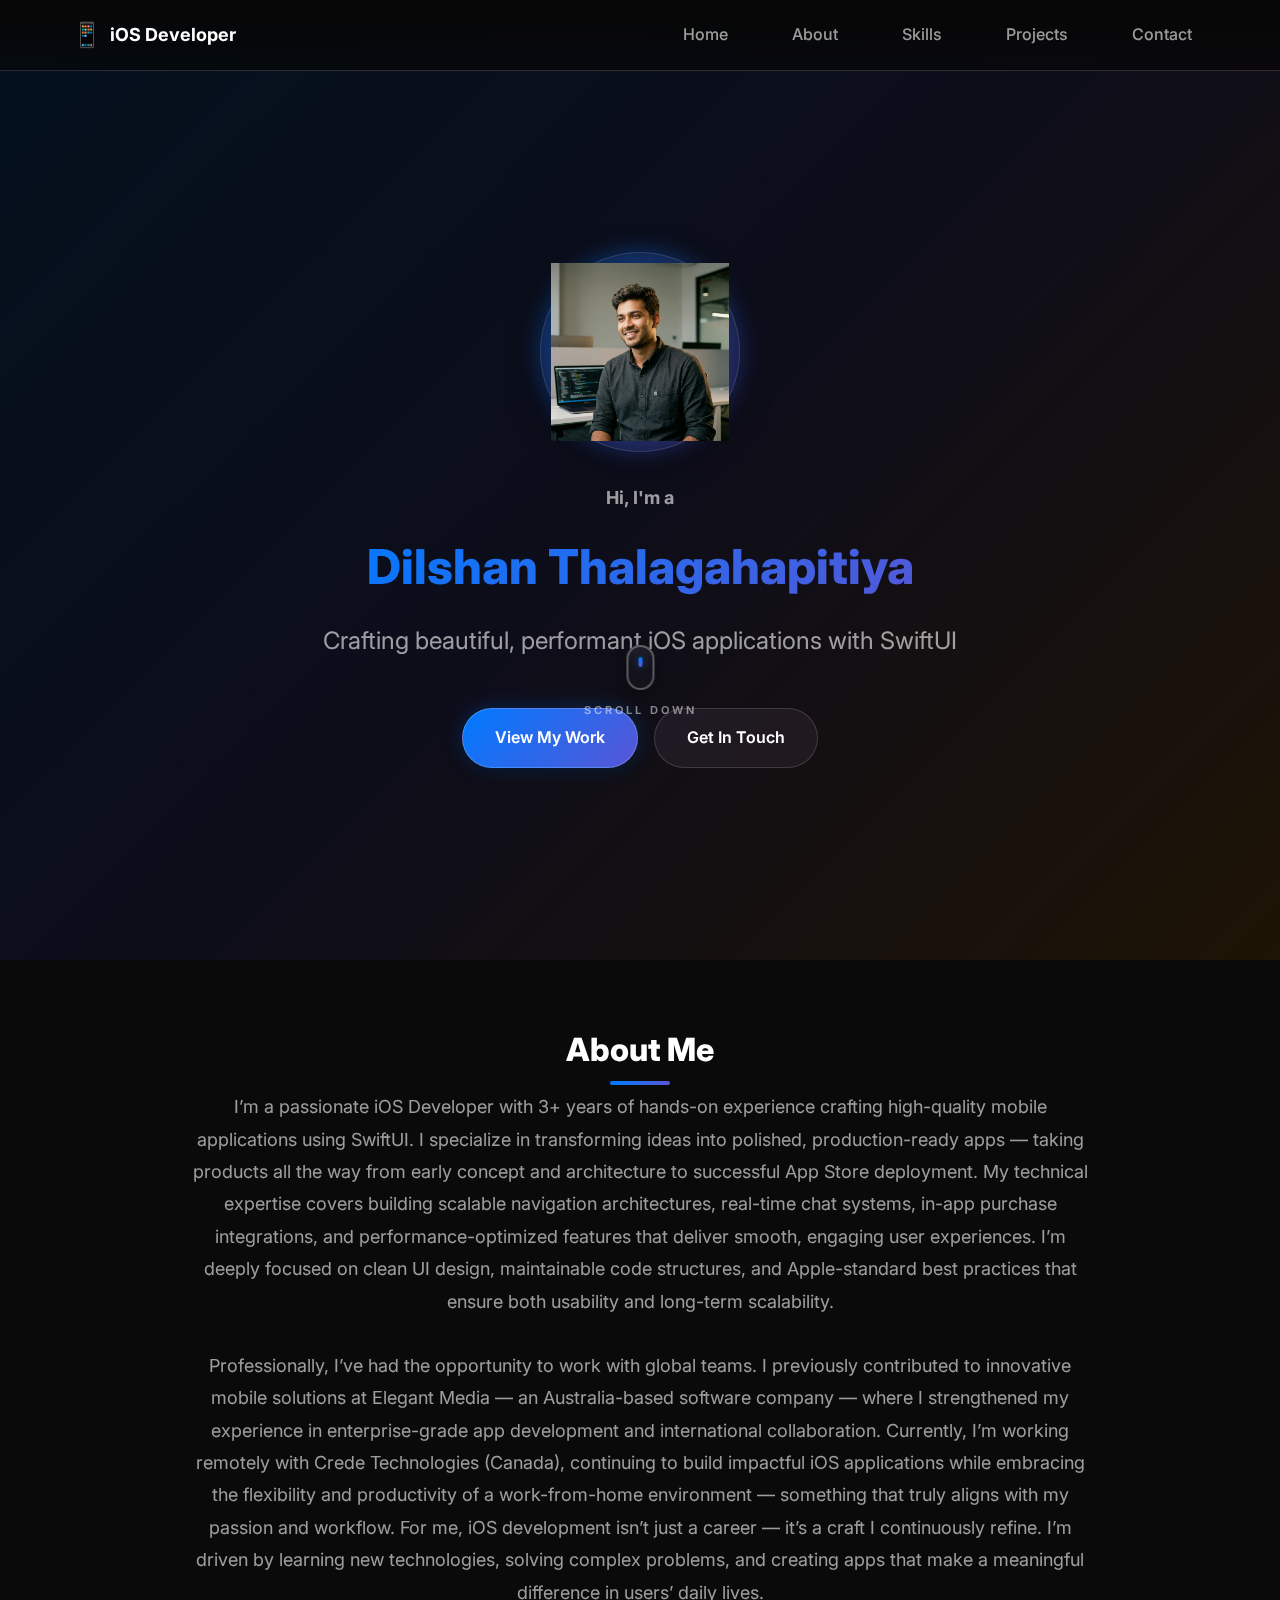
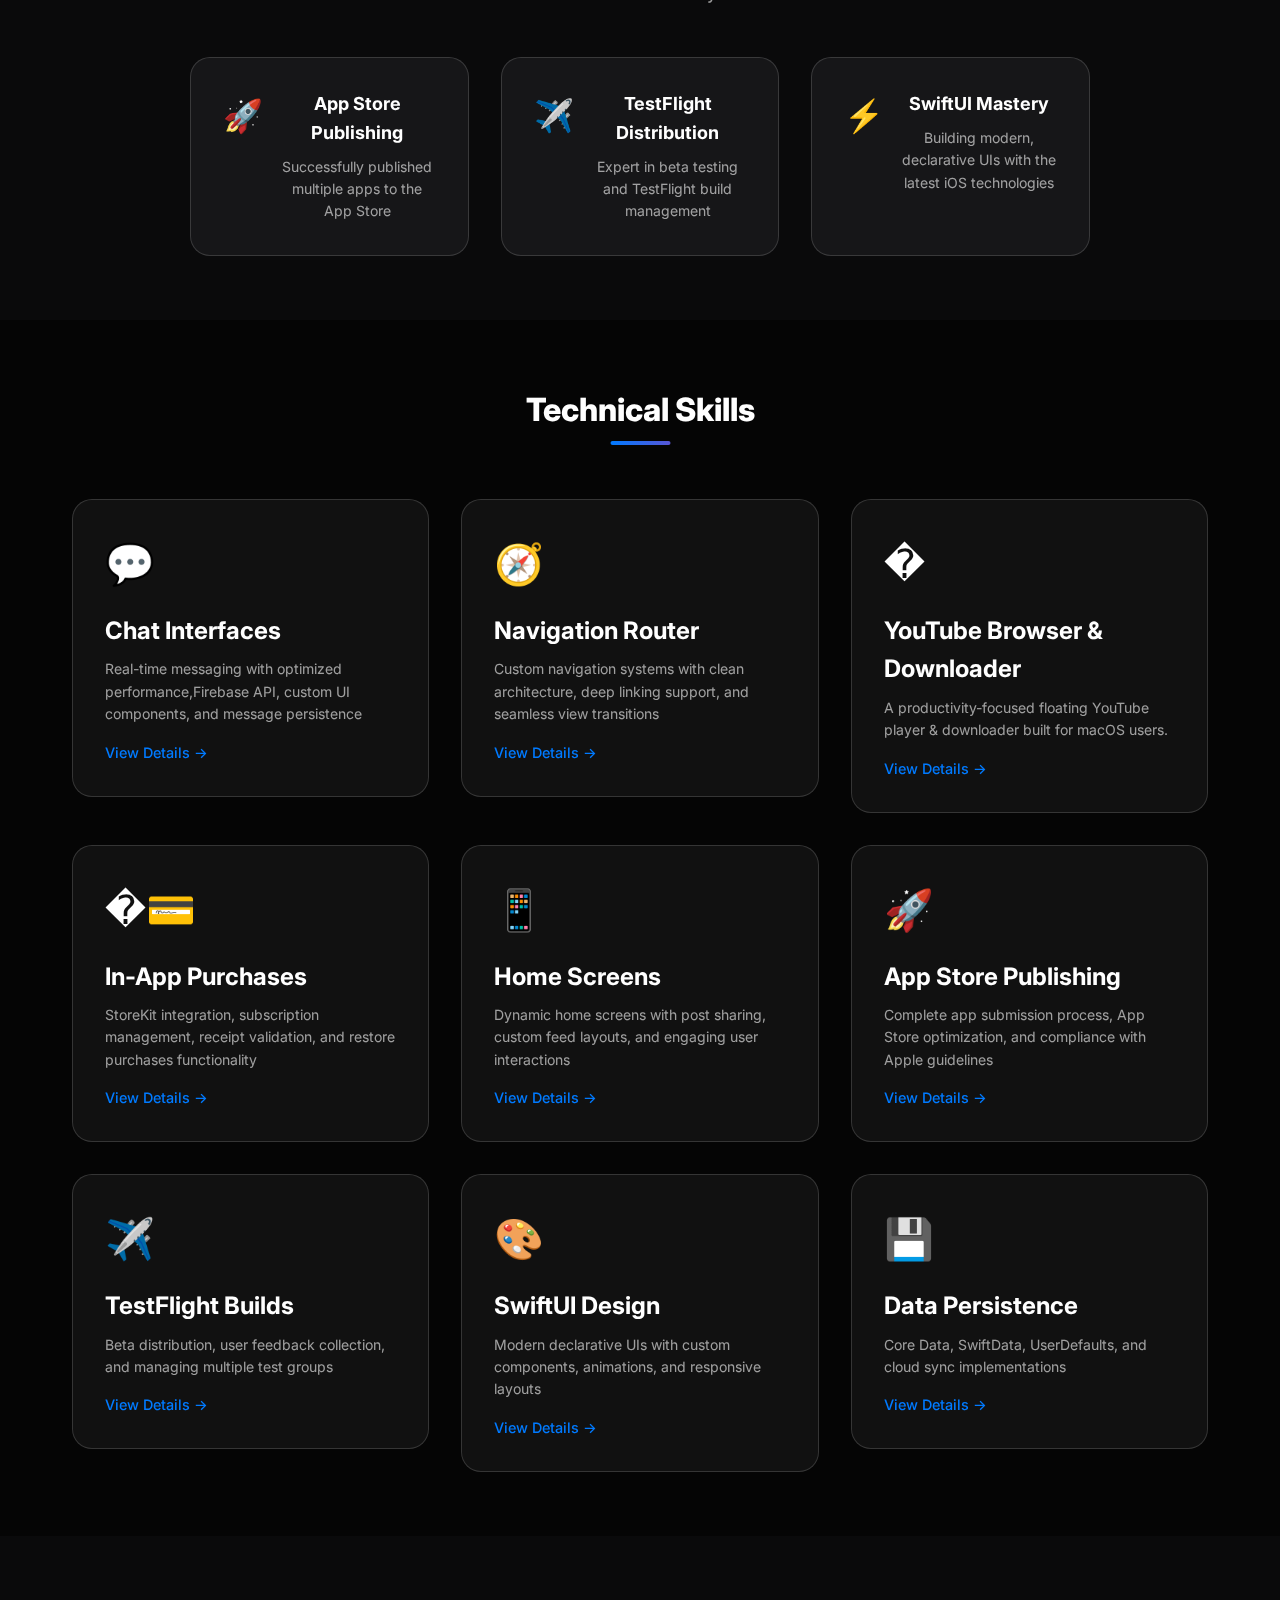
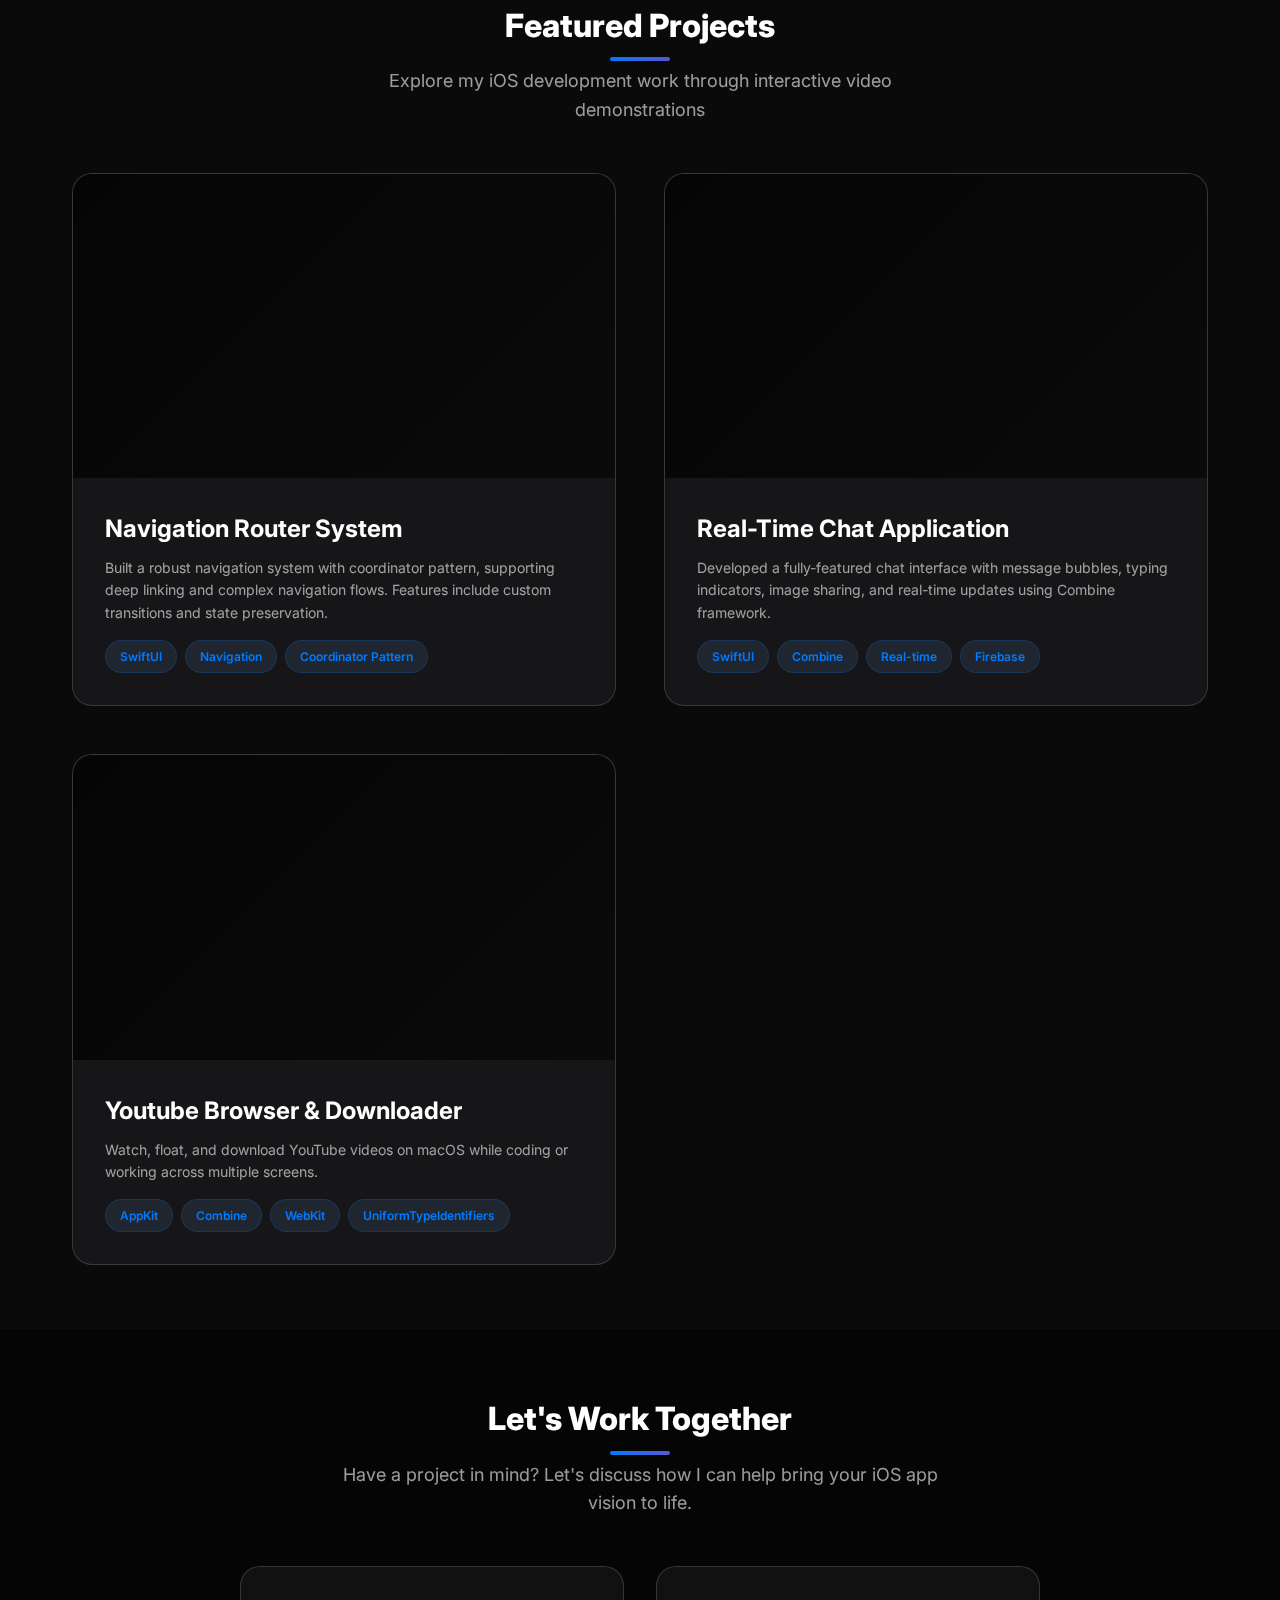
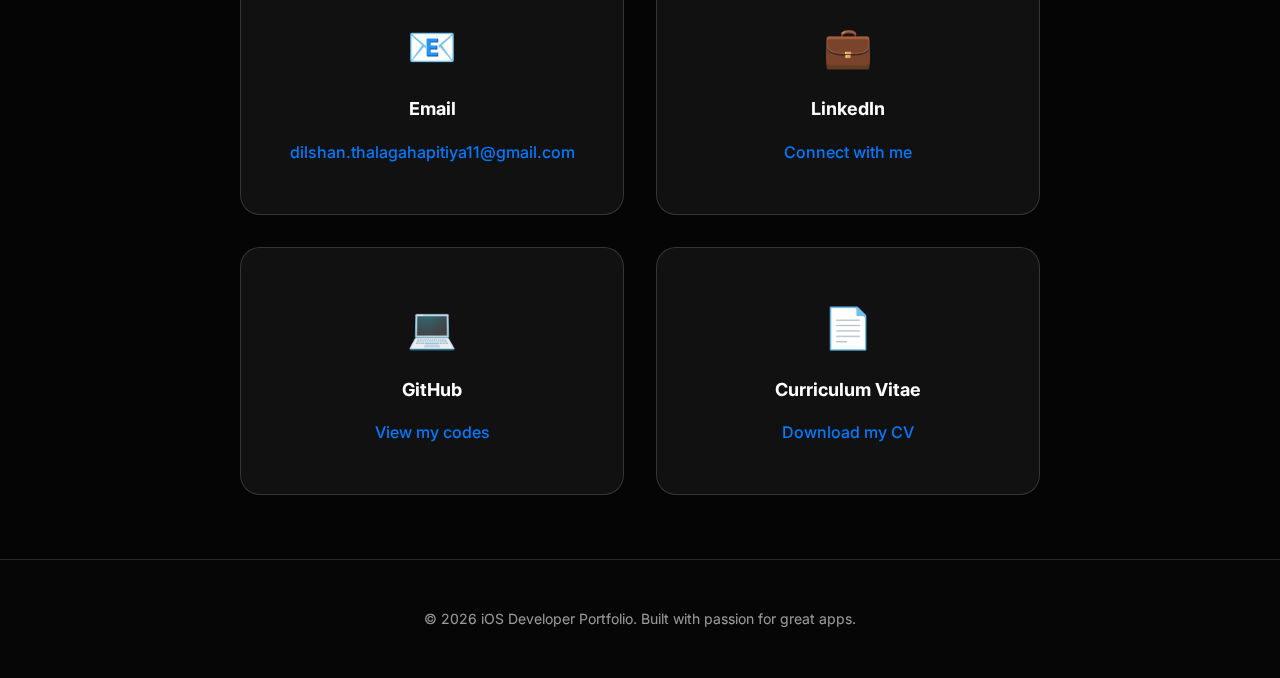
<file: index.html>
<!DOCTYPE html>
<html lang="en">

<head>
    <meta charset="UTF-8">
    <meta name="viewport" content="width=device-width, initial-scale=1.0">
    <meta name="description" content="Professional iOS Developer Portfolio - SwiftUI Expert">
    <title>iOS Developer Portfolio | SwiftUI Expert</title>

    <!-- Link to external CSS file for styling -->
    <link rel="stylesheet" href="styles/main.css">

    <!-- Google Fonts for modern typography -->
    <link rel="preconnect" href="https://fonts.googleapis.com">
    <link rel="preconnect" href="https://fonts.gstatic.com" crossorigin>
    <link href="https://fonts.googleapis.com/css2?family=Inter:wght@300;400;500;600;700;800&display=swap"
        rel="stylesheet">
</head>

<body>
    <!-- Navigation Bar - Sticky header that stays at top when scrolling -->
    <nav class="navbar" id="navbar">
        <div class="container">
            <div class="nav-content">
                <!-- Logo/Brand -->
                <a href="#home" class="logo">
                    <span class="logo-icon">📱</span>
                    <span class="logo-text">iOS Developer</span>
                </a>

                <!-- Navigation Menu -->
                <ul class="nav-menu" id="navMenu">
                    <li><a href="#home" class="nav-link">Home</a></li>
                    <li><a href="#about" class="nav-link">About</a></li>
                    <li><a href="#skills" class="nav-link">Skills</a></li>
                    <li><a href="#projects" class="nav-link">Projects</a></li>
                    <li><a href="#contact" class="nav-link">Contact</a></li>
                </ul>

                <!-- Mobile Menu Toggle Button -->
                <button class="mobile-menu-toggle" id="mobileMenuToggle">
                    <span></span>
                    <span></span>
                    <span></span>
                </button>
            </div>
        </div>
    </nav>

    <!-- Hero Section - First thing visitors see -->
    <section class="hero" id="home">
        <div class="hero-background"></div>
        <div class="container">
            <div class="hero-content">
                <div class="hero-profile-container">
                    <img src="images/profile.png" alt="Dilshan Thalagahapitiya" class="hero-profile-img">
                </div>
                <h1 class="hero-title">
                    <span class="hero-greeting">Hi, I'm a</span>
                    <span class="hero-role">Dilshan Thalagahapitiya</span>
                </h1>
                <p class="hero-subtitle">
                    Crafting beautiful, performant iOS applications with SwiftUI
                </p>
                <div class="hero-cta">
                    <a href="#projects" class="btn btn-primary">View My Work</a>
                    <a href="#contact" class="btn btn-secondary">Get In Touch</a>
                </div>

                <!-- Modern Mouse Scroll Indicator -->
                <div class="scroll-indicator">
                    <div class="mouse">
                        <div class="wheel"></div>
                    </div>
                    <span class="scroll-text">Scroll Down</span>
                </div>
            </div>
        </div>
    </section>

    <!-- About Section - Introduction and background -->
    <section class="about" id="about">
        <div class="container">
            <h2 class="section-title">About Me</h2>
            <div class="about-content">
                <div class="about-text">
                    <p class="about-description">
  I’m a passionate iOS Developer with 3+ years of hands-on experience crafting high-quality mobile applications using SwiftUI. I specialize in transforming ideas into polished, production-ready apps — taking products all the way from early concept and architecture to successful App Store deployment.
My technical expertise covers building scalable navigation architectures, real-time chat systems, in-app purchase integrations, and performance-optimized features that deliver smooth, engaging user experiences. I’m deeply focused on clean UI design, maintainable code structures, and Apple-standard best practices that ensure both usability and long-term scalability.
                    </p>
                    <p class="about-description">
Professionally, I’ve had the opportunity to work with global teams. I previously contributed to innovative mobile solutions at Elegant Media — an Australia-based software company — where I strengthened my experience in enterprise-grade app development and international collaboration.

Currently, I’m working remotely with Crede Technologies (Canada), continuing to build impactful iOS applications while embracing the flexibility and productivity of a work-from-home environment — something that truly aligns with my passion and workflow.

For me, iOS development isn’t just a career — it’s a craft I continuously refine. I’m driven by learning new technologies, solving complex problems, and creating apps that make a meaningful difference in users’ daily lives.
                    </p>

                    <!-- Key Highlights -->
                    <div class="highlights">
                        <div class="highlight-item">
                            <span class="highlight-icon">🚀</span>
                            <div>
                                <h4>App Store Publishing</h4>
                                <p>Successfully published multiple apps to the App Store</p>
                            </div>
                        </div>
                        <div class="highlight-item">
                            <span class="highlight-icon">✈️</span>
                            <div>
                                <h4>TestFlight Distribution</h4>
                                <p>Expert in beta testing and TestFlight build management</p>
                            </div>
                        </div>
                        <div class="highlight-item">
                            <span class="highlight-icon">⚡</span>
                            <div>
                                <h4>SwiftUI Mastery</h4>
                                <p>Building modern, declarative UIs with the latest iOS technologies</p>
                            </div>
                        </div>
                    </div>
                </div>
            </div>
        </div>
    </section>

    <!-- Skills Section - Technical capabilities -->
    <section class="skills" id="skills">
        <div class="container">
            <h2 class="section-title">Technical Skills</h2>
            <div class="skills-grid">
                <!-- Skill cards will be inserted here by JavaScript -->
            </div>
        </div>
    </section>

    <!-- Projects Section - Main showcase of work with videos -->
    <section class="projects" id="projects">
        <div class="container">
            <h2 class="section-title">Featured Projects</h2>
            <p class="section-subtitle">
                Explore my iOS development work through interactive video demonstrations
            </p>

            <!-- Project cards will be inserted here by JavaScript -->
            <div class="projects-grid" id="projectsGrid"></div>
        </div>
    </section>

    <!-- Contact Section - Get in touch -->
    <section class="contact" id="contact">
        <div class="container">
            <h2 class="section-title">Let's Work Together</h2>
            <p class="section-subtitle">
                Have a project in mind? Let's discuss how I can help bring your iOS app vision to life.
            </p>

            <div class="contact-content">
                <!-- Contact information cards -->
                <div class="contact-cards">
                    <div class="contact-card">
                        <span class="contact-icon">📧</span>
                        <h4>Email</h4>
                        <a href="mailto:dilshan.thalagahapitiya11@gmail.com">dilshan.thalagahapitiya11@gmail.com</a>
                    </div>
                    <div class="contact-card">
                        <span class="contact-icon">💼</span>
                        <h4>LinkedIn</h4>
                        <a href="https://www.linkedin.com/in/dilshan-thalagahapitiya-a06300159/" target="_blank">Connect
                            with me</a>
                    </div>
                    <div class="contact-card">
                        <span class="contact-icon">💻</span>
                        <h4>GitHub</h4>
                        <a href="https://github.com/DilshanThalagahapitiya" target="_blank">View my codes</a>
                    </div>
                    <div class="contact-card">
                        <span class="contact-icon">📄</span>
                        <h4>Curriculum Vitae</h4>
                        <a href="https://drive.google.com/uc?export=download&id=1Qo4MW7H4b6Y_WM1ozX7E2xG4istnSumO"
                            target="_blank">Download my CV</a>
                    </div>
                </div>
            </div>
        </div>
    </section>

    <!-- Footer -->
    <footer class="footer">
        <div class="container">
            <p>&copy; 2026 iOS Developer Portfolio. Built with passion for great apps.</p>
        </div>
    </footer>

    <!-- Video Modal - Popup for playing project videos (supports both local and Google Drive) -->
    <div class="modal" id="videoModal">
        <div class="modal-overlay" id="modalOverlay"></div>
        <div class="modal-content">
            <button class="modal-close" id="modalClose">&times;</button>
            <div class="modal-body">
                <!-- Video element or iframe will be inserted here dynamically by JavaScript -->
            </div>
        </div>
    </div>

    <!-- Link to external JavaScript file for interactivity -->
    <script src="scripts/main.js"></script>
</body>

</html>
</file>
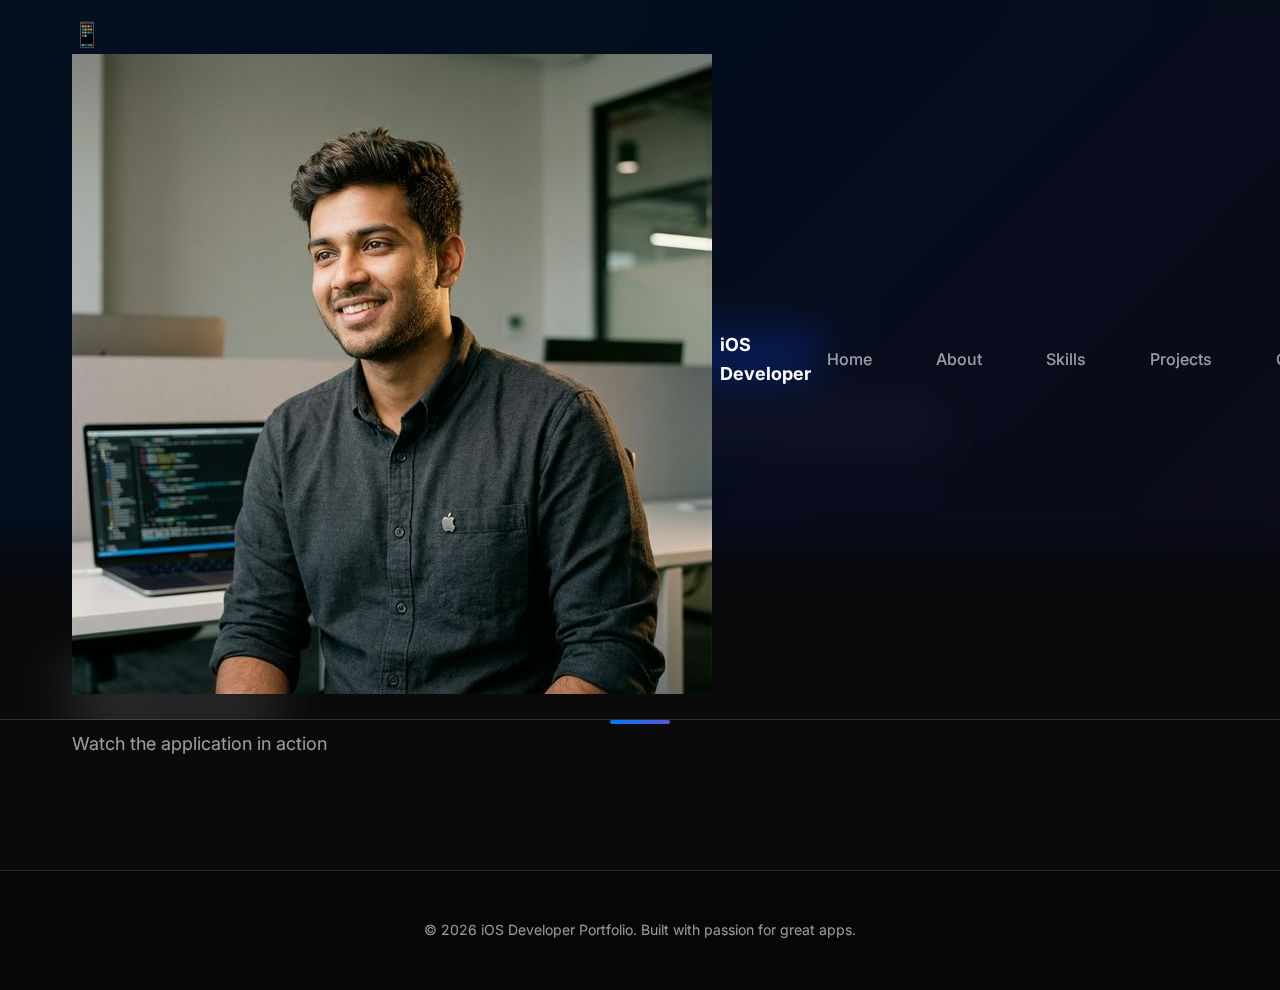
<file: skill-details.html>
<!DOCTYPE html>
<html lang="en">

<head>
    <meta charset="UTF-8">
    <meta name="viewport" content="width=device-width, initial-scale=1.0">
    <meta name="description" content="Skill Details - iOS Developer Portfolio">
    <title>Skill Details | iOS Developer Portfolio</title>

    <!-- Link to external CSS file for styling -->
    <link rel="stylesheet" href="styles/main.css">

    <!-- Google Fonts for modern typography -->
    <link rel="preconnect" href="https://fonts.googleapis.com">
    <link rel="preconnect" href="https://fonts.gstatic.com" crossorigin>
    <link href="https://fonts.googleapis.com/css2?family=Inter:wght@300;400;500;600;700;800&display=swap"
        rel="stylesheet">
    <style>
        /* Specific styles for skill details page, can be moved to main.css later */
        .skill-hero {
            padding-top: 120px;
            padding-bottom: 60px;
            text-align: center;
            background: linear-gradient(135deg, rgba(0, 122, 255, 0.1) 0%, rgba(88, 86, 214, 0.1) 100%);
            margin-bottom: 40px;
        }

        .skill-hero-icon {
            font-size: 5rem;
            margin-bottom: 20px;
            display: inline-block;
            animation: float 3s ease-in-out infinite;
        }

        @keyframes float {
            0% {
                transform: translateY(0px);
            }

            50% {
                transform: translateY(-10px);
            }

            100% {
                transform: translateY(0px);
            }
        }

        .skill-hero-title {
            font-size: 3rem;
            font-weight: 800;
            margin-bottom: 16px;
            background: linear-gradient(135deg, var(--primary-color), var(--secondary-color));
            -webkit-background-clip: text;
            -webkit-text-fill-color: transparent;
            background-clip: text;
        }

        .skill-hero-description {
            font-size: 1.25rem;
            color: var(--text-secondary);
            max-width: 800px;
            margin: 0 auto;
            line-height: 1.6;
        }

        .back-link {
            display: inline-flex;
            align-items: center;
            gap: 8px;
            color: var(--text-secondary);
            text-decoration: none;
            margin-bottom: 20px;
            font-weight: 500;
            transition: color 0.3s ease;
        }

        .back-link:hover {
            color: var(--primary-color);
        }

        .no-projects {
            text-align: center;
            padding: 60px;
            color: var(--text-secondary);
            font-size: 1.2rem;
            background: var(--glass-bg);
            border-radius: var(--radius-lg);
            border: 1px solid var(--glass-border);
        }
    </style>
</head>

<body>
    <!-- Navigation Bar -->
    <nav class="navbar" id="navbar">
        <div class="container">
            <div class="nav-content">
                <!-- Logo/Brand -->
                <a href="index.html" class="logo">
                    <div class="logo-icon-container">
                        <span class="logo-icon">📱</span>
                        <img src="images/profile.png" alt="Dilshan" class="nav-profile-img">
                    </div>
                    <span class="logo-text">iOS Developer</span>
                </a>

                <!-- Navigation Menu -->
                <ul class="nav-menu" id="navMenu">
                    <li><a href="index.html" class="nav-link">Home</a></li>
                    <li><a href="index.html#about" class="nav-link">About</a></li>
                    <li><a href="index.html#skills" class="nav-link">Skills</a></li>
                    <li><a href="index.html#projects" class="nav-link">Projects</a></li>
                    <li><a href="index.html#contact" class="nav-link">Contact</a></li>
                </ul>

                <!-- Mobile Menu Toggle Button -->
                <button class="mobile-menu-toggle" id="mobileMenuToggle">
                    <span></span>
                    <span></span>
                    <span></span>
                </button>
            </div>
        </div>
    </nav>

    <!-- Skill Hero Section -->
    <section class="skill-hero">
        <div class="container">
            <a href="index.html#skills" class="back-link" style="text-align: left; float: left; width: 100%;">← Back to
                Skills</a>
            <div style="clear: both;"></div>
            <div id="skill-header">
                <!-- Content injected by JS -->
                <h1 class="skill-hero-title">Loading...</h1>
                <p class="skill-hero-description">Fetching skill details...</p>
            </div>

            <!-- Screenshots Slider Section - Moved to Top -->
            <div id="skill-screenshots-container" style="margin-top: 40px; display: none;">
                <!-- Slider injected here by JS -->
            </div>

            <!-- Extended Skill Details (About, Code, GitHub) -->
            <div id="skill-details-content"
                style="margin-top: 60px; text-align: left; max-width: 900px; margin-left: auto; margin-right: auto;">
                <!-- Content injected by JS -->
            </div>
        </div>
    </section>


    <!-- Project Demo Section -->
    <section class="projects" id="related-projects">
        <div class="container">
            <h2 class="section-title"
                style="text-align: left; margin-left: 0; left: 0; transform: none; display: block;">Project Demo</h2>
            <p class="section-subtitle" style="text-align: left; margin-left: 0; max-width: 100%;">
                Watch the application in action
            </p>

            <!-- Project cards will be inserted here by JavaScript -->
            <div class="projects-grid" id="projectsGrid"></div>
        </div>
    </section>

    <!-- Footer -->
    <footer class="footer">
        <div class="container">
            <p>&copy; 2026 iOS Developer Portfolio. Built with passion for great apps.</p>
        </div>
    </footer>

    <!-- Video Modal -->
    <div class="modal" id="videoModal">
        <div class="modal-overlay" id="modalOverlay"></div>
        <div class="modal-content">
            <button class="modal-close" id="modalClose">&times;</button>
            <div class="modal-body">
                <!-- Video element or iframe will be inserted here dynamically by JavaScript -->
            </div>
        </div>
    </div>

    <!-- Link to external JavaScript file -->
    <script src="scripts/main.js"></script>
</body>

</html>
</file>
<file: styles/main.css>
/* ============================================
   GLOBAL STYLES & CSS VARIABLES
   ============================================ */

/* CSS Custom Properties (Variables) for easy theme customization */
:root {
    /* Color Palette - Modern, vibrant colors */
    --primary-color: #007AFF;
    /* iOS Blue */
    --primary-dark: #0051D5;
    /* Darker blue for hover states */
    --secondary-color: #5856D6;
    /* Purple accent */
    --accent-color: #FF9500;
    /* Orange accent */
    --success-color: #34C759;
    /* Green */

    /* Neutral Colors */
    --bg-color: #050505;
    /* Deep dark background */
    --bg-secondary: #0A0A0B;
    /* Matte dark */
    --bg-tertiary: rgba(255, 255, 255, 0.03);
    /* Base Glass Layer */
    --text-primary: #FFFFFF;
    /* White text */
    --text-secondary: rgba(255, 255, 255, 0.6);
    /* Softer gray text */
    --border-color: rgba(255, 255, 255, 0.1);
    /* Glass border */

    /* Liquid Glass Tokens */
    --glass-bg: rgba(255, 255, 255, 0.05);
    --glass-bg-hover: rgba(255, 255, 255, 0.1);
    --glass-border: rgba(255, 255, 255, 0.15);
    --glass-border-hover: rgba(255, 255, 255, 0.3);
    --glass-blur: blur(20px) saturate(180%);
    --glass-shadow: 0 8px 32px 0 rgba(0, 0, 0, 0.6);
    --liquid-glow: 0 0 20px rgba(0, 122, 255, 0.3);

    /* Spacing System */
    --spacing-xs: 0.5rem;
    --spacing-sm: 1rem;
    --spacing-md: 2rem;
    --spacing-lg: 3rem;
    --spacing-xl: 4rem;

    /* Typography */
    --font-family: 'Inter', -apple-system, BlinkMacSystemFont, sans-serif;
    --font-size-sm: 0.875rem;
    --font-size-base: 1rem;
    --font-size-lg: 1.125rem;
    --font-size-xl: 1.5rem;
    --font-size-2xl: 2rem;
    --font-size-3xl: 3rem;

    /* Border Radius */
    --radius-sm: 8px;
    --radius-md: 12px;
    --radius-lg: 20px;
    --radius-xl: 30px;

    /* Shadows */
    --shadow-sm: 0 2px 8px rgba(0, 0, 0, 0.3);
    --shadow-md: 0 4px 16px rgba(0, 0, 0, 0.4);
    --shadow-lg: 0 8px 32px rgba(0, 0, 0, 0.5);

    /* Transitions */
    --transition-fast: 0.2s cubic-bezier(0.4, 0, 0.2, 1);
    --transition-base: 0.4s cubic-bezier(0.4, 0, 0.2, 1);
    --transition-slow: 0.6s cubic-bezier(0.4, 0, 0.2, 1);
}

/* ============================================
   RESET & BASE STYLES
   ============================================ */

/* Remove default margins and padding, set box-sizing */
* {
    margin: 0;
    padding: 0;
    box-sizing: border-box;
}

/* Base HTML and body styles */
html {
    scroll-behavior: smooth;
    /* Smooth scrolling for anchor links */
    font-size: 16px;
    /* Base font size */
}

body {
    font-family: var(--font-family);
    background-color: var(--bg-color);
    color: var(--text-primary);
    line-height: 1.6;
    overflow-x: hidden;
    /* Prevent horizontal scroll */
}

/* Container - Centers content and adds padding */
.container {
    max-width: 1200px;
    /* Maximum width for readability */
    margin: 0 auto;
    /* Center horizontally */
    padding: 0 var(--spacing-md);
}

/* Section spacing */
section {
    padding: var(--spacing-xl) 0;
    position: relative;
}

/* ============================================
   NAVIGATION BAR
   ============================================ */

.navbar {
    position: fixed;
    top: 0;
    left: 0;
    right: 0;
    z-index: 1000;
    background: rgba(10, 10, 11, 0.4);
    backdrop-filter: blur(25px) saturate(200%);
    -webkit-backdrop-filter: blur(25px) saturate(200%);
    border-bottom: 1px solid var(--glass-border);
    transition: var(--transition-base);
}

.navbar.scrolled {
    background: rgba(10, 10, 11, 0.7);
    box-shadow: var(--glass-shadow);
}

.nav-content {
    display: flex;
    justify-content: space-between;
    align-items: center;
    padding: var(--spacing-sm) 0;
}

/* Logo styling */
.logo {
    display: flex;
    align-items: center;
    gap: var(--spacing-xs);
    text-decoration: none;
    color: var(--text-primary);
    font-weight: 700;
    font-size: var(--font-size-lg);
    transition: var(--transition-fast);
}

.logo:hover {
    color: var(--primary-color);
}

.logo-icon {
    font-size: 1.5rem;
}

/* Navigation menu */
.nav-menu {
    display: flex;
    list-style: none;
    gap: var(--spacing-md);
}

.nav-link {
    color: var(--text-secondary);
    text-decoration: none;
    font-weight: 500;
    padding: var(--spacing-xs) var(--spacing-sm);
    border-radius: var(--radius-sm);
    transition: var(--transition-fast);
    position: relative;
}

/* Navigation link hover effect */
.nav-link:hover {
    color: var(--text-primary);
    background-color: rgba(255, 255, 255, 0.1);
}

/* Active link indicator */
.nav-link.active::after {
    content: '';
    position: absolute;
    bottom: 0;
    left: 50%;
    transform: translateX(-50%);
    width: 4px;
    height: 4px;
    background-color: var(--primary-color);
    border-radius: 50%;
}

/* Mobile menu toggle button - hidden on desktop */
.mobile-menu-toggle {
    display: none;
    flex-direction: column;
    gap: 4px;
    background: none;
    border: none;
    cursor: pointer;
    padding: var(--spacing-xs);
}

.mobile-menu-toggle span {
    width: 24px;
    height: 2px;
    background-color: var(--text-primary);
    transition: var(--transition-fast);
    border-radius: 2px;
}

/* ============================================
   HERO SECTION
   ============================================ */

.hero {
    min-height: 100vh;
    /* Full viewport height */
    display: flex;
    align-items: center;
    justify-content: center;
    position: relative;
    overflow: hidden;
    margin-top: 60px;
    /* Account for fixed navbar */
}

/* Animated background */
.hero-background {
    position: absolute;
    top: 0;
    left: 0;
    right: 0;
    bottom: 0;
    background: linear-gradient(135deg,
            var(--primary-color) 0%,
            var(--secondary-color) 50%,
            var(--accent-color) 100%);
    opacity: 0.1;
    animation: gradientShift 15s ease infinite;
}

/* Gradient animation */
@keyframes gradientShift {

    0%,
    100% {
        transform: scale(1) rotate(0deg);
    }

    50% {
        transform: scale(1.1) rotate(5deg);
    }
}

.hero-content {
    text-align: center;
    position: relative;
    z-index: 1;
    max-width: 800px;
}

.hero-profile-container {
    margin-bottom: var(--spacing-md);
    position: relative;
    display: inline-block;
    width: 200px;
    height: 200px;
    border-radius: 50%;
    padding: 10px;
    background: var(--bg-tertiary);
    border: 1px solid var(--glass-border);
    backdrop-filter: var(--glass-blur);
    box-shadow: var(--glass-shadow);
    animation: fadeInUp 0.8s cubic-bezier(0.4, 0, 0.2, 1);
    z-index: 2;
}

/* Glossy ring effect */
.hero-profile-container::before {
    content: '';
    position: absolute;
    top: -5px;
    left: -5px;
    right: -5px;
    bottom: -5px;
    border-radius: 50%;
    background: linear-gradient(135deg, var(--primary-color), var(--secondary-color));
    z-index: -1;
    opacity: 0.3;
    filter: blur(10px);
}

.hero-profile-inner {
    width: 100%;
    height: 100%;
    border-radius: 50%;
    overflow: hidden;
    position: relative;
    border: 3px solid rgba(255, 255, 255, 0.2);
}

.hero-profile-img {
    width: 100%;
    height: 100%;
    object-fit: cover;
    transition: var(--transition-base);
}

.hero-profile-container:hover .hero-profile-img {
    transform: scale(1.1);
}

.hero-profile-container:hover {
    transform: translateY(-5px);
    border-color: var(--primary-color);
    box-shadow: var(--glass-shadow), 0 0 30px rgba(0, 122, 255, 0.4);
}

.hero-greeting {
    display: block;
    font-size: var(--font-size-lg);
    color: var(--text-secondary);
    margin-bottom: var(--spacing-sm);
    animation: fadeInUp 0.6s ease 0.2s backwards;
}

.hero-role {
    display: block;
    font-size: var(--font-size-3xl);
    font-weight: 800;
    background: linear-gradient(135deg, var(--primary-color), var(--secondary-color));
    -webkit-background-clip: text;
    -webkit-text-fill-color: transparent;
    background-clip: text;
    margin-bottom: var(--spacing-sm);
    animation: fadeInUp 0.6s ease 0.4s backwards;
}

.hero-subtitle {
    font-size: var(--font-size-xl);
    color: var(--text-secondary);
    margin-bottom: var(--spacing-lg);
    animation: fadeInUp 0.6s ease 0.6s backwards;
}

/* CTA buttons */
.hero-cta {
    display: flex;
    gap: var(--spacing-sm);
    justify-content: center;
    flex-wrap: wrap;
    animation: fadeInUp 0.6s ease 0.8s backwards;
}

/* Fade in and slide up animation */
@keyframes fadeInUp {
    from {
        opacity: 0;
        transform: translateY(30px);
    }

    to {
        opacity: 1;
        transform: translateY(0);
    }
}

/* Modern Mouse Scroll Indicator */
.scroll-indicator {
    position: absolute;
    bottom: var(--spacing-lg);
    left: 50%;
    transform: translateX(-50%);
    display: flex;
    flex-direction: column;
    align-items: center;
    gap: 12px;
    z-index: 10;
    transition: opacity 0.6s cubic-bezier(0.4, 0, 0.2, 1),
        transform 0.6s cubic-bezier(0.4, 0, 0.2, 1),
        visibility 0.6s;
    animation: fadeInUp 0.6s ease 1.0s backwards;
}

.scroll-indicator.indicator-hidden {
    opacity: 0;
    transform: translate(-50%, 20px);
    visibility: hidden;
}

.scroll-text {
    color: rgba(255, 255, 255, 0.5);
    font-size: 11px;
    letter-spacing: 3px;
    text-transform: uppercase;
    font-weight: 600;
}

/* Animated Mouse Icon */
.mouse {
    width: 28px;
    height: 45px;
    border: 2px solid rgba(255, 255, 255, 0.3);
    border-radius: 16px;
    position: relative;
    display: flex;
    justify-content: center;
    background: rgba(255, 255, 255, 0.02);
    backdrop-filter: blur(10px);
    box-shadow: 0 4px 15px rgba(0, 0, 0, 0.3);
    transition: all var(--transition-fast);
}

.mouse:hover {
    border-color: var(--primary-color);
    box-shadow: 0 4px 20px rgba(0, 122, 255, 0.3);
}

/* Animated Scroll Wheel */
.wheel {
    width: 4px;
    height: 10px;
    background: linear-gradient(180deg, var(--primary-color), var(--secondary-color));
    border-radius: 2px;
    margin-top: 10px;
    animation: scrollWheel 2s infinite ease-in-out;
    box-shadow: 0 0 8px rgba(0, 122, 255, 0.5);
}

@keyframes scrollWheel {
    0% {
        transform: translateY(0);
        opacity: 1;
    }

    50% {
        transform: translateY(15px);
        opacity: 0;
    }

    51% {
        transform: translateY(0);
        opacity: 0;
    }

    100% {
        transform: translateY(0);
        opacity: 1;
    }
}

/* ============================================
   BUTTON COMPONENTS
   ============================================ */

.btn {
    display: inline-block;
    padding: var(--spacing-sm) var(--spacing-md);
    font-size: var(--font-size-base);
    font-weight: 600;
    text-decoration: none;
    border-radius: var(--radius-xl);
    transition: var(--transition-base);
    cursor: pointer;
    border: 1px solid transparent;
    text-align: center;
    backdrop-filter: var(--glass-blur);
    -webkit-backdrop-filter: var(--glass-blur);
}

/* Primary button - Liquid Glow action */
.btn-primary {
    background: linear-gradient(135deg, var(--primary-color), var(--secondary-color));
    color: var(--text-primary);
    box-shadow: var(--shadow-md), var(--liquid-glow);
    border-color: rgba(255, 255, 255, 0.2);
}

.btn-primary:hover {
    transform: translateY(-2px) scale(1.02);
    box-shadow: var(--shadow-lg), 0 0 30px rgba(0, 122, 255, 0.5);
    filter: brightness(1.1) saturate(1.2);
}

/* Secondary button - Glass Outline action */
.btn-secondary {
    background: var(--glass-bg);
    color: var(--text-primary);
    border: 1px solid var(--glass-border);
    backdrop-filter: var(--glass-blur);
}

.btn-secondary:hover {
    background: var(--glass-bg-hover);
    border-color: var(--glass-border-hover);
    transform: translateY(-2px);
    box-shadow: var(--glass-shadow);
}

/* ============================================
   SECTION TITLES
   ============================================ */

.section-title {
    font-size: var(--font-size-2xl);
    font-weight: 800;
    text-align: center;
    margin-bottom: var(--spacing-sm);
    position: relative;
    display: inline-block;
    left: 50%;
    transform: translateX(-50%);
}

/* Decorative underline for section titles */
.section-title::after {
    content: '';
    position: absolute;
    bottom: -10px;
    left: 50%;
    transform: translateX(-50%);
    width: 60px;
    height: 4px;
    background: linear-gradient(90deg, var(--primary-color), var(--secondary-color));
    border-radius: 2px;
}

.section-subtitle {
    text-align: center;
    color: var(--text-secondary);
    font-size: var(--font-size-lg);
    margin-bottom: var(--spacing-lg);
    max-width: 600px;
    margin-left: auto;
    margin-right: auto;
}

/* ============================================
   ABOUT SECTION
   ============================================ */

.about {
    background-color: var(--bg-secondary);
}

.about-content {
    max-width: 900px;
    margin: 0 auto;
}

.about-text {
    text-align: center;
}

.about-description {
    font-size: var(--font-size-lg);
    color: var(--text-secondary);
    margin-bottom: var(--spacing-md);
    line-height: 1.8;
}

/* Highlights grid */
.highlights {
    display: grid;
    grid-template-columns: repeat(auto-fit, minmax(250px, 1fr));
    gap: var(--spacing-md);
    margin-top: var(--spacing-lg);
}

.highlight-item {
    display: flex;
    align-items: flex-start;
    gap: var(--spacing-sm);
    padding: var(--spacing-md);
    background: var(--glass-bg);
    backdrop-filter: var(--glass-blur);
    -webkit-backdrop-filter: var(--glass-blur);
    border-radius: var(--radius-lg);
    border: 1px solid var(--glass-border);
    transition: var(--transition-base);
}

.highlight-item:hover {
    transform: translateY(-5px);
    background: var(--glass-bg-hover);
    border-color: var(--glass-border-hover);
    box-shadow: var(--glass-shadow);
}

.highlight-icon {
    font-size: 2rem;
    flex-shrink: 0;
}

.highlight-item h4 {
    font-size: var(--font-size-lg);
    margin-bottom: var(--spacing-xs);
    color: var(--text-primary);
}

.highlight-item p {
    font-size: var(--font-size-sm);
    color: var(--text-secondary);
}

/* ============================================
   SKILLS SECTION
   ============================================ */

.skills-grid {
    display: grid;
    grid-template-columns: repeat(auto-fit, minmax(280px, 1fr));
    gap: var(--spacing-md);
    margin-top: var(--spacing-lg);
}

.skill-card {
    background: var(--glass-bg);
    backdrop-filter: var(--glass-blur);
    -webkit-backdrop-filter: var(--glass-blur);
    padding: var(--spacing-md);
    border-radius: var(--radius-lg);
    border: 1px solid var(--glass-border);
    transition: var(--transition-base);
    position: relative;
    overflow: hidden;
}

/* Gradient overlay on hover */
.skill-card::before {
    content: '';
    position: absolute;
    top: 0;
    left: 0;
    right: 0;
    height: 4px;
    background: linear-gradient(90deg, var(--primary-color), var(--secondary-color));
    transform: scaleX(0);
    transition: var(--transition-base);
}

.skill-card:hover {
    transform: translateY(-5px) scale(1.02);
    background: var(--glass-bg-hover);
    border-color: var(--glass-border-hover);
    box-shadow: var(--glass-shadow);
}

.skill-card:hover::before {
    transform: scaleX(1);
}

.skill-icon {
    font-size: 2.5rem;
    margin-bottom: var(--spacing-sm);
}

.skill-title {
    font-size: var(--font-size-xl);
    margin-bottom: var(--spacing-xs);
    color: var(--text-primary);
}

.skill-description {
    color: var(--text-secondary);
    font-size: var(--font-size-sm);
    line-height: 1.6;
}

/* ============================================
   PROJECTS SECTION
   ============================================ */

.projects {
    background-color: var(--bg-secondary);
}

.projects-grid {
    display: grid;
    grid-template-columns: repeat(auto-fit, minmax(350px, 1fr));
    gap: var(--spacing-lg);
    margin-top: var(--spacing-lg);
}

/* Project card component */
.project-card {
    background: var(--glass-bg);
    backdrop-filter: var(--glass-blur);
    -webkit-backdrop-filter: var(--glass-blur);
    border-radius: var(--radius-lg);
    overflow: hidden;
    border: 1px solid var(--glass-border);
    transition: var(--transition-base);
    cursor: pointer;
}

.project-card:hover {
    transform: translateY(-8px) scale(1.01);
    background: var(--glass-bg-hover);
    border-color: var(--glass-border-hover);
    box-shadow: var(--glass-shadow);
}

/* Video thumbnail container */
.project-video-container {
    position: relative;
    width: 100%;
    padding-bottom: 56.25%;
    /* 16:9 aspect ratio */
    background: linear-gradient(135deg, var(--bg-color), var(--bg-secondary));
    overflow: hidden;
}

/* Autoplaying video preview */
.project-video-preview {
    position: absolute;
    top: 0;
    left: 0;
    width: 100%;
    height: 100%;
    object-fit: cover;
    border: none;
}

/* Video Controls - Top Right Corner */
.video-controls {
    position: absolute;
    top: var(--spacing-sm);
    right: var(--spacing-sm);
    display: flex;
    gap: var(--spacing-xs);
    z-index: 10;
    opacity: 0;
    transition: opacity var(--transition-base);
}

.project-card:hover .video-controls {
    opacity: 1;
}

.control-btn {
    width: 40px;
    height: 40px;
    border-radius: 50%;
    background: rgba(0, 0, 0, 0.7);
    backdrop-filter: blur(10px);
    border: 2px solid rgba(255, 255, 255, 0.2);
    display: flex;
    align-items: center;
    justify-content: center;
    cursor: pointer;
    transition: all var(--transition-fast);
    padding: 8px;
}

.control-btn:hover {
    background: rgba(0, 122, 255, 0.9);
    border-color: rgba(255, 255, 255, 0.4);
    transform: scale(1.1);
}

.control-btn svg {
    width: 20px;
    height: 20px;
}

.control-btn .hidden {
    display: none;
}

/* Hover overlay with play button */
.project-video-overlay {
    position: absolute;
    top: 0;
    left: 0;
    width: 100%;
    height: 100%;
    display: flex;
    align-items: center;
    justify-content: center;
    flex-direction: column;
    gap: var(--spacing-sm);
    background: rgba(0, 0, 0, 0.3);
    opacity: 0;
    transition: opacity var(--transition-base);
    cursor: pointer;
}

.project-card:hover .project-video-overlay {
    opacity: 1;
}

.play-icon-large {
    width: 80px;
    height: 80px;
    background: var(--primary-color);
    border-radius: 50%;
    display: flex;
    align-items: center;
    justify-content: center;
    font-size: 2rem;
    color: white;
    transition: var(--transition-fast);
    box-shadow: 0 4px 20px rgba(0, 122, 255, 0.5);
}

.project-card:hover .play-icon-large {
    transform: scale(1.1);
    background: var(--primary-dark);
    box-shadow: 0 6px 30px rgba(0, 122, 255, 0.7);
}

.overlay-text {
    color: white;
    font-weight: 600;
    font-size: var(--font-size-base);
    text-shadow: 0 2px 4px rgba(0, 0, 0, 0.5);
}

.drive-badge {
    margin-top: var(--spacing-xs);
    padding: 4px 12px;
    background: rgba(0, 0, 0, 0.7);
    border-radius: var(--radius-sm);
    color: white;
    font-size: 0.75rem;
}

/* Old placeholder styles - keeping for backwards compatibility */
.project-video-placeholder {
    position: absolute;
    top: 0;
    left: 0;
    width: 100%;
    height: 100%;
    display: flex;
    align-items: center;
    justify-content: center;
    flex-direction: column;
    gap: var(--spacing-sm);
    color: var(--text-secondary);
}

.play-icon {
    width: 60px;
    height: 60px;
    background: var(--primary-color);
    border-radius: 50%;
    display: flex;
    align-items: center;
    justify-content: center;
    font-size: 1.5rem;
    transition: var(--transition-fast);
}

.project-card:hover .play-icon {
    transform: scale(1.1);
    background: var(--primary-dark);
}

/* When actual video is loaded (old style) */
.project-video {
    position: absolute;
    top: 0;
    left: 0;
    width: 100%;
    height: 100%;
    object-fit: cover;
}

.project-info {
    padding: var(--spacing-md);
}

.project-title {
    font-size: var(--font-size-xl);
    margin-bottom: var(--spacing-xs);
    color: var(--text-primary);
}

.project-description {
    color: var(--text-secondary);
    font-size: var(--font-size-sm);
    margin-bottom: var(--spacing-sm);
    line-height: 1.6;
}

/* Technology tags */
.project-tags {
    display: flex;
    flex-wrap: wrap;
    gap: var(--spacing-xs);
}

.project-tag {
    padding: 6px 14px;
    background: rgba(0, 122, 255, 0.05);
    backdrop-filter: blur(10px);
    -webkit-backdrop-filter: blur(10px);
    border: 1px solid rgba(0, 122, 255, 0.2);
    border-radius: var(--radius-xl);
    font-size: 0.75rem;
    color: var(--primary-color);
    font-weight: 600;
    transition: var(--transition-fast);
}

.project-tag:hover {
    background: rgba(0, 122, 255, 0.15);
    border-color: var(--primary-color);
    transform: scale(1.05);
}

/* ============================================
   CONTACT SECTION
   ============================================ */

.contact-content {
    max-width: 800px;
    margin: 0 auto;
}

.contact-cards {
    display: grid;
    grid-template-columns: repeat(auto-fit, minmax(250px, 1fr));
    gap: var(--spacing-md);
}

.contact-card {
    background: var(--glass-bg);
    backdrop-filter: var(--glass-blur);
    -webkit-backdrop-filter: var(--glass-blur);
    padding: var(--spacing-lg);
    border-radius: var(--radius-lg);
    border: 1px solid var(--glass-border);
    text-align: center;
    transition: var(--transition-base);
}

.contact-card:hover {
    transform: translateY(-5px) scale(1.02);
    background: var(--glass-bg-hover);
    border-color: var(--glass-border-hover);
    box-shadow: var(--glass-shadow), var(--liquid-glow);
}

.contact-icon {
    font-size: 2.5rem;
    margin-bottom: var(--spacing-sm);
    display: block;
}

.contact-card h4 {
    font-size: var(--font-size-lg);
    margin-bottom: var(--spacing-sm);
    color: var(--text-primary);
}

.contact-card a {
    color: var(--primary-color);
    text-decoration: none;
    font-weight: 500;
    transition: var(--transition-fast);
}

.contact-card a:hover {
    color: var(--secondary-color);
}

/* ============================================
   FOOTER
   ============================================ */

.footer {
    padding: var(--spacing-lg) 0;
    text-align: center;
    border-top: 1px solid var(--glass-border);
    background: rgba(10, 10, 11, 0.2);
    backdrop-filter: blur(10px);
}

.footer p {
    color: var(--text-secondary);
    font-size: var(--font-size-sm);
}

/* ============================================
   VIDEO MODAL
   ============================================ */

/* Modal overlay - darkens background */
.modal {
    display: none;
    /* Hidden by default */
    position: fixed;
    top: 0;
    left: 0;
    right: 0;
    bottom: 0;
    z-index: 2000;
    align-items: center;
    justify-content: center;
}

.modal.active {
    display: flex;
    /* Show when active class is added */
}

.modal-overlay {
    position: absolute;
    top: 0;
    left: 0;
    right: 0;
    bottom: 0;
    background: rgba(0, 0, 0, 0.4);
    backdrop-filter: blur(30px) saturate(200%);
    -webkit-backdrop-filter: blur(30px) saturate(200%);
}

.modal-content {
    position: relative;
    z-index: 2001;
    max-width: 90%;
    max-height: 90%;
    width: 1000px;
    animation: modalSlideIn 0.5s cubic-bezier(0.4, 0, 0.2, 1);
}

@keyframes modalSlideIn {
    from {
        opacity: 0;
        transform: scale(0.9) translateY(40px);
    }

    to {
        opacity: 1;
        transform: scale(1) translateY(0);
    }
}

.modal-close {
    position: absolute;
    top: -50px;
    right: 0;
    background: var(--glass-bg);
    backdrop-filter: blur(10px);
    border: 1px solid var(--glass-border);
    color: var(--text-primary);
    font-size: 1.5rem;
    cursor: pointer;
    width: 40px;
    height: 40px;
    display: flex;
    align-items: center;
    justify-content: center;
    border-radius: 50%;
    transition: var(--transition-fast);
}

.modal-close:hover {
    background: var(--glass-bg-hover);
    color: var(--primary-color);
    transform: rotate(90deg);
}

.modal-body {
    background: rgba(0, 0, 0, 0.2);
    backdrop-filter: blur(10px);
    border-radius: var(--radius-lg);
    border: 1px solid var(--glass-border);
    overflow: hidden;
    box-shadow: var(--glass-shadow);
}

#modalVideo {
    width: 100%;
    height: auto;
    display: block;
}

/* ============================================
   RESPONSIVE DESIGN - Mobile & Tablet
   ============================================ */

/* Tablet styles (768px and below) */
@media (max-width: 768px) {

    /* Adjust font sizes for smaller screens */
    :root {
        --font-size-3xl: 2rem;
        --font-size-2xl: 1.5rem;
    }

    /* Show mobile menu toggle */
    .mobile-menu-toggle {
        display: flex;
    }

    /* Mobile navigation menu */
    .nav-menu {
        position: absolute;
        top: 100%;
        left: 0;
        right: 0;
        background: rgba(10, 10, 11, 0.8);
        backdrop-filter: blur(25px) saturate(200%);
        flex-direction: column;
        padding: var(--spacing-md);
        gap: var(--spacing-sm);
        transform: translateY(-20px);
        opacity: 0;
        pointer-events: none;
        transition: var(--transition-base);
        border-bottom: 1px solid var(--glass-border);
    }

    /* Show mobile menu when active */
    .nav-menu.active {
        transform: translateY(0);
        opacity: 1;
        pointer-events: all;
    }

    /* Stack CTA buttons vertically on mobile */
    .hero-cta {
        flex-direction: column;
        align-items: stretch;
    }

    .btn {
        width: 100%;
    }

    /* Adjust project grid for mobile */
    .projects-grid {
        grid-template-columns: 1fr;
    }

    /* Make skills and highlights single column on mobile */
    .highlights,
    .skills-grid,
    .contact-cards {
        grid-template-columns: 1fr;
    }
}

/* Small mobile (480px and below) */
@media (max-width: 480px) {
    .container {
        padding: 0 var(--spacing-sm);
    }

    section {
        padding: var(--spacing-lg) 0;
    }

    .hero-role {
        font-size: 2rem;
    }

    .hero-subtitle {
        font-size: var(--font-size-lg);
    }
}

/* ============================================
   UTILITY CLASSES
   ============================================ */

/* Hide elements */
.hidden {
    display: none !important;
}

/* Text alignment utilities */
.text-center {
    text-align: center;
}

/* Margin utilities */
.mb-sm {
    margin-bottom: var(--spacing-sm);
}

.mb-md {
    margin-bottom: var(--spacing-md);
}

.mb-lg {
    margin-bottom: var(--spacing-lg);
}
</file>
